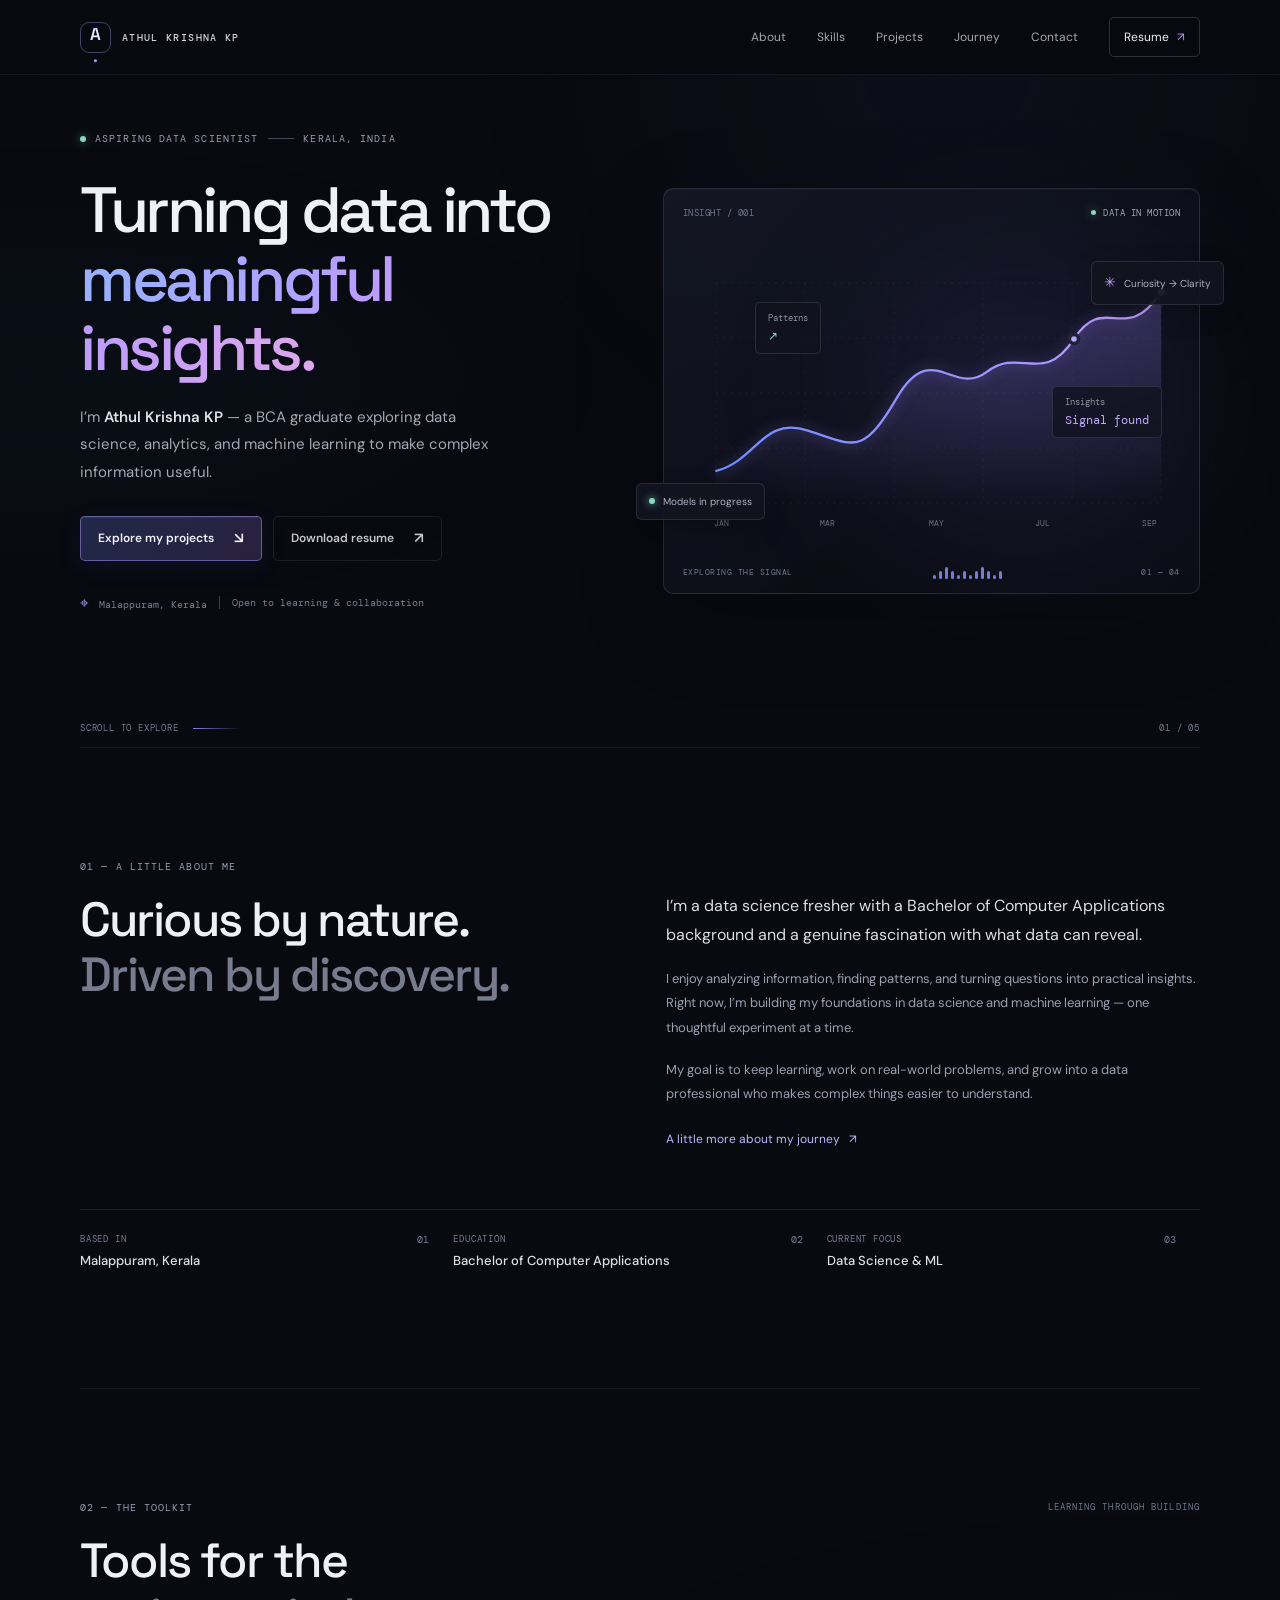
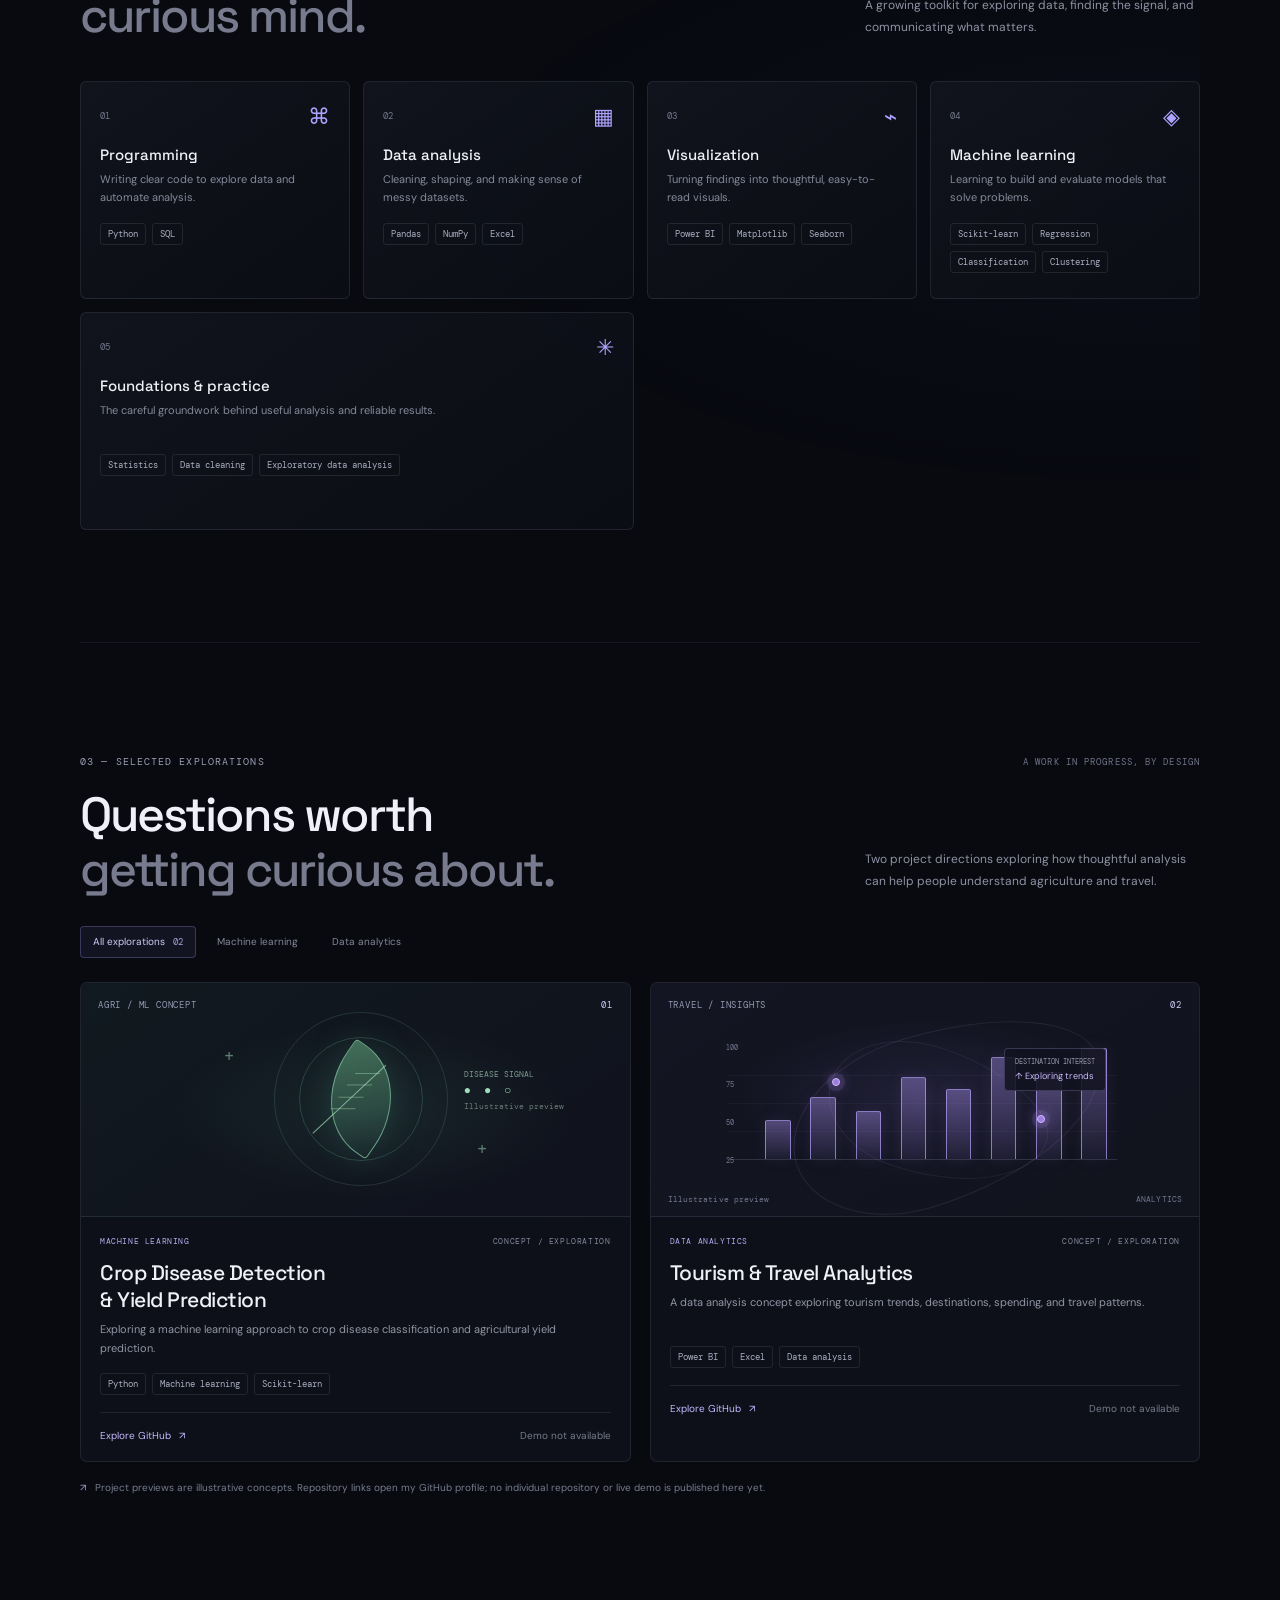
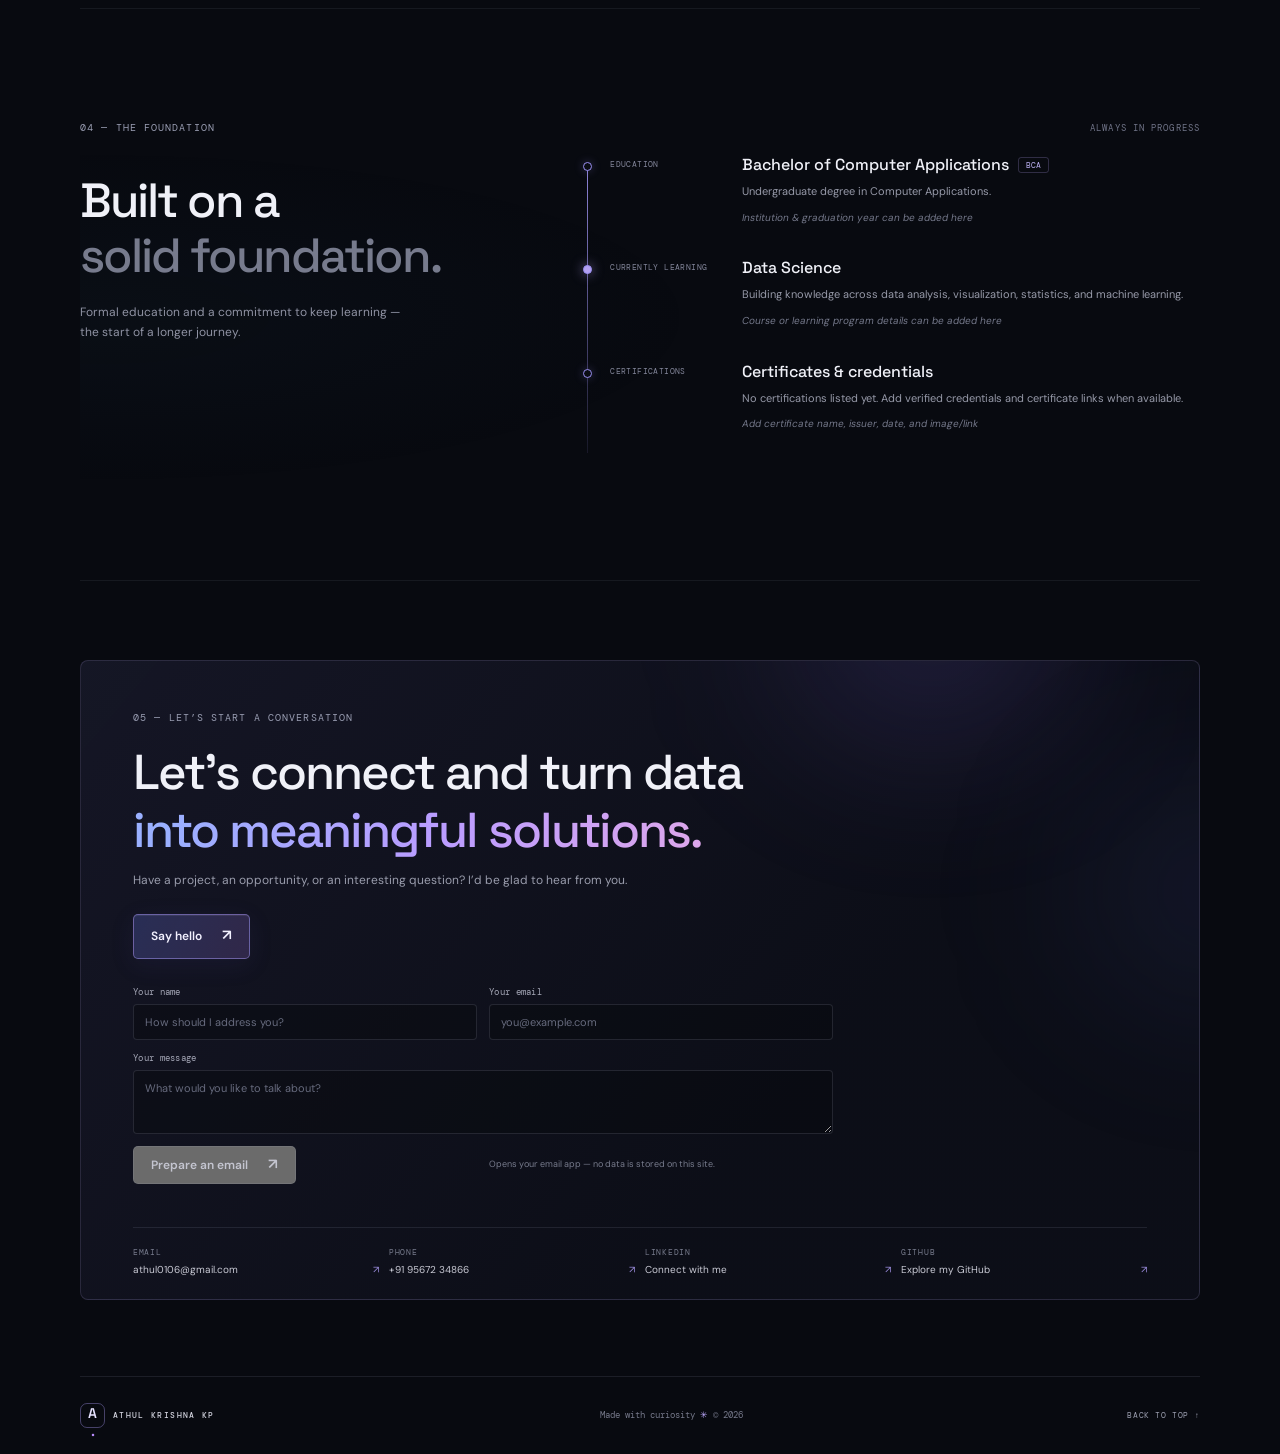
<file: index.html>
<!doctype html>
<html lang="en">
<head>
  <meta charset="utf-8">
  <meta name="viewport" content="width=device-width, initial-scale=1">
  <meta name="theme-color" content="#080a10">
  <meta name="description" content="Athul Krishna KP is an aspiring data scientist and BCA graduate exploring data analysis, machine learning, and meaningful solutions.">
  <meta property="og:title" content="Athul Krishna KP — Data Scientist">
  <meta property="og:description" content="Turning data into meaningful insights. Explore Athul Krishna KP's projects, skills, and background.">
  <meta property="og:type" content="website">
  <title>Athul Krishna KP — Data Scientist &amp; Analyst</title>
  <link rel="preconnect" href="https://fonts.googleapis.com">
  <link rel="preconnect" href="https://fonts.gstatic.com" crossorigin>
  <link href="https://fonts.googleapis.com/css2?family=DM+Mono:wght@400;500&family=DM+Sans:wght@400;500;600;700&family=Space+Grotesk:wght@400;500;600;700&display=swap" rel="stylesheet">
  <link rel="stylesheet" href="styles.css">
  <script src="script.js" defer></script>
</head>
<body>
  <a class="skip-link" href="#main">Skip to content</a>
  <header class="site-header" id="top">
    <nav class="nav shell" aria-label="Main navigation">
      <a class="brand" href="#top" aria-label="Athul Krishna KP home"><span class="brand-mark">A<span>.</span></span><span class="brand-name">ATHUL KRISHNA KP</span></a>
      <button class="menu-toggle" type="button" aria-expanded="false" aria-controls="nav-links" aria-label="Open navigation"><span></span><span></span></button>
      <div class="nav-links" id="nav-links">
        <a href="#about">About</a><a href="#skills">Skills</a><a href="#projects">Projects</a><a href="#journey">Journey</a><a href="#contact">Contact</a>
        <a class="nav-cta" href="resume.html?print=1" target="_blank" rel="noreferrer">Resume <span aria-hidden="true">↗</span></a>
      </div>
    </nav>
  </header>

  <main id="main">
    <section class="hero shell" aria-labelledby="hero-title">
      <div class="hero-copy">
        <p class="eyebrow"><span class="status-dot"></span> ASPIRING DATA SCIENTIST <span class="eyebrow-line"></span> KERALA, INDIA</p>
        <h1 id="hero-title">Turning data into<br><span class="gradient-text">meaningful insights.</span></h1>
        <p class="hero-intro">I’m <strong>Athul Krishna KP</strong> — a BCA graduate exploring data science, analytics, and machine learning to make complex information useful.</p>
        <div class="hero-actions">
          <a class="button button-primary" href="#projects">Explore my projects <span aria-hidden="true">↘</span></a>
          <a class="button button-quiet" href="resume.html?print=1" target="_blank" rel="noreferrer">Download resume <span aria-hidden="true">↗</span></a>
        </div>
        <div class="hero-meta"><span><span class="meta-icon">⌖</span> Malappuram, Kerala</span><span class="meta-divider"></span><span>Open to learning &amp; collaboration</span></div>
      </div>
      <div class="hero-visual" aria-label="Abstract data visualization showing connected insights">
        <div class="visual-glow"></div>
        <div class="visual-top"><span>INSIGHT / 001</span><span class="live-indicator"><i></i> DATA IN MOTION</span></div>
        <div class="chart-label chart-label-one">Patterns <b>↗</b></div>
        <div class="chart-label chart-label-two">Insights <b>Signal found</b></div>
        <svg class="hero-chart" viewBox="0 0 560 330" role="img" aria-label="Illustrative rising data trend">
          <defs><linearGradient id="area-fill" x1="0" x2="0" y1="0" y2="1"><stop offset="0" stop-color="#9b81ff" stop-opacity=".28"/><stop offset="1" stop-color="#9b81ff" stop-opacity="0"/></linearGradient><linearGradient id="line-fill" x1="0" x2="1"><stop stop-color="#6c8cff"/><stop offset="1" stop-color="#c59aff"/></linearGradient></defs>
          <g class="chart-grid"><path d="M45 45H530M45 105H530M45 165H530M45 225H530M45 285H530"/><path d="M45 45V285M142 45V285M239 45V285M336 45V285M433 45V285M530 45V285"/></g>
          <path class="chart-area" d="M45 250 C90 238 95 190 145 206 S204 235 242 170 S303 170 340 142 S401 158 435 106 S490 115 530 55 V285 H45Z"/>
          <path class="chart-line" d="M45 250 C90 238 95 190 145 206 S204 235 242 170 S303 170 340 142 S401 158 435 106 S490 115 530 55"/>
          <circle class="chart-point" cx="435" cy="106" r="5"/><circle class="chart-point point-last" cx="530" cy="55" r="6"/>
          <g class="chart-axis"><text x="43" y="310">JAN</text><text x="158" y="310">MAR</text><text x="277" y="310">MAY</text><text x="393" y="310">JUL</text><text x="509" y="310">SEP</text></g>
        </svg>
        <div class="visual-footer"><span>EXPLORING THE SIGNAL</span><div class="visual-bars" aria-hidden="true"><i></i><i></i><i></i><i></i><i></i><i></i><i></i><i></i><i></i><i></i><i></i><i></i></div><span>01 — 04</span></div>
        <div class="floating-chip chip-one"><span class="chip-spark">✳</span> Curiosity → Clarity</div>
        <div class="floating-chip chip-two"><span class="chip-dot"></span> Models in progress</div>
      </div>
      <div class="hero-bottom"><span>SCROLL TO EXPLORE</span><span class="scroll-line"></span><span>01 / 05</span></div>
    </section>

    <section class="about section shell" id="about">
      <div class="section-heading"><p class="eyebrow">01 — A LITTLE ABOUT ME</p><h2>Curious by nature.<br><span class="muted-heading">Driven by discovery.</span></h2></div>
      <div class="about-content">
        <p class="about-lead">I’m a data science fresher with a Bachelor of Computer Applications background and a genuine fascination with what data can reveal.</p>
        <p>I enjoy analyzing information, finding patterns, and turning questions into practical insights. Right now, I’m building my foundations in data science and machine learning — one thoughtful experiment at a time.</p>
        <p>My goal is to keep learning, work on real-world problems, and grow into a data professional who makes complex things easier to understand.</p>
        <a class="text-link" href="#contact">A little more about my journey <span>↗</span></a>
      </div>
      <div class="about-facts">
        <div><span class="fact-index">01</span><span class="fact-label">BASED IN</span><strong>Malappuram, Kerala</strong></div>
        <div><span class="fact-index">02</span><span class="fact-label">EDUCATION</span><strong>Bachelor of Computer Applications</strong></div>
        <div><span class="fact-index">03</span><span class="fact-label">CURRENT FOCUS</span><strong>Data Science &amp; ML</strong></div>
      </div>
    </section>

    <section class="skills section shell" id="skills">
      <div class="section-topline"><p class="eyebrow">02 — THE TOOLKIT</p><span class="section-note">LEARNING THROUGH BUILDING</span></div>
      <div class="section-heading skills-heading"><h2>Tools for the<br><span class="muted-heading">curious mind.</span></h2><p>A growing toolkit for exploring data, finding the signal, and communicating what matters.</p></div>
      <div class="skill-grid">
        <article class="skill-card"><div class="skill-card-top"><span class="skill-number">01</span><span class="skill-icon">⌘</span></div><h3>Programming</h3><p>Writing clear code to explore data and automate analysis.</p><div class="tag-list"><span>Python</span><span>SQL</span></div><div class="skill-card-line"></div></article>
        <article class="skill-card"><div class="skill-card-top"><span class="skill-number">02</span><span class="skill-icon">▦</span></div><h3>Data analysis</h3><p>Cleaning, shaping, and making sense of messy datasets.</p><div class="tag-list"><span>Pandas</span><span>NumPy</span><span>Excel</span></div><div class="skill-card-line"></div></article>
        <article class="skill-card"><div class="skill-card-top"><span class="skill-number">03</span><span class="skill-icon">⌁</span></div><h3>Visualization</h3><p>Turning findings into thoughtful, easy-to-read visuals.</p><div class="tag-list"><span>Power BI</span><span>Matplotlib</span><span>Seaborn</span></div><div class="skill-card-line"></div></article>
        <article class="skill-card"><div class="skill-card-top"><span class="skill-number">04</span><span class="skill-icon">◈</span></div><h3>Machine learning</h3><p>Learning to build and evaluate models that solve problems.</p><div class="tag-list"><span>Scikit-learn</span><span>Regression</span><span>Classification</span><span>Clustering</span></div><div class="skill-card-line"></div></article>
        <article class="skill-card skill-card-wide"><div class="skill-card-top"><span class="skill-number">05</span><span class="skill-icon">✳</span></div><h3>Foundations &amp; practice</h3><p>The careful groundwork behind useful analysis and reliable results.</p><div class="tag-list"><span>Statistics</span><span>Data cleaning</span><span>Exploratory data analysis</span></div><div class="skill-card-line"></div></article>
      </div>
    </section>

    <section class="projects section shell" id="projects">
      <div class="section-topline"><p class="eyebrow">03 — SELECTED EXPLORATIONS</p><span class="section-note">A WORK IN PROGRESS, BY DESIGN</span></div>
      <div class="section-heading projects-heading"><h2>Questions worth<br><span class="muted-heading">getting curious about.</span></h2><p>Two project directions exploring how thoughtful analysis can help people understand agriculture and travel.</p></div>
      <div class="project-controls" role="group" aria-label="Filter projects">
        <button class="filter-button is-active" data-filter="all" type="button" aria-pressed="true">All explorations <span>02</span></button>
        <button class="filter-button" data-filter="machine-learning" type="button" aria-pressed="false">Machine learning</button>
        <button class="filter-button" data-filter="analytics" type="button" aria-pressed="false">Data analytics</button>
      </div>
      <div class="project-grid">
        <article class="project-card" data-category="machine-learning">
          <div class="project-visual crop-visual">
            <div class="project-visual-top"><span>AGRI / ML CONCEPT</span><span class="visual-index">01</span></div>
            <div class="crop-orbit orbit-a"></div><div class="crop-orbit orbit-b"></div>
            <div class="crop-leaf"><i></i><i></i><i></i><i></i><b></b></div>
            <div class="crop-readout"><span>DISEASE SIGNAL</span><strong>● ● ○</strong><small>Illustrative preview</small></div>
            <span class="visual-cross cross-a">+</span><span class="visual-cross cross-b">+</span>
          </div>
          <div class="project-info"><div class="project-meta"><span>MACHINE LEARNING</span><span>CONCEPT / EXPLORATION</span></div><h3>Crop Disease Detection<br>&amp; Yield Prediction</h3><p>Exploring a machine learning approach to crop disease classification and agricultural yield prediction.</p><div class="project-tags"><span>Python</span><span>Machine learning</span><span>Scikit-learn</span></div><div class="project-links"><a href="https://github.com/athul-kmk?tab=repositories" target="_blank" rel="noreferrer">Explore GitHub <span>↗</span></a><span class="demo-unavailable" aria-label="Live demo not available">Demo not available</span></div></div>
        </article>
        <article class="project-card" data-category="analytics">
          <div class="project-visual travel-visual">
            <div class="project-visual-top"><span>TRAVEL / INSIGHTS</span><span class="visual-index">02</span></div>
            <div class="map-contour contour-a"></div><div class="map-contour contour-b"></div>
            <div class="travel-graph"><div class="travel-y"><span>100</span><span>75</span><span>50</span><span>25</span></div><div class="travel-bars"><i style="--bar:35%"></i><i style="--bar:56%"></i><i style="--bar:43%"></i><i style="--bar:74%"></i><i style="--bar:63%"></i><i style="--bar:92%"></i><i style="--bar:78%"></i><i style="--bar:100%"></i></div></div>
            <div class="travel-tooltip"><span>DESTINATION INTEREST</span><b>↑ Exploring trends</b></div><span class="map-pin pin-a"></span><span class="map-pin pin-b"></span>
            <div class="project-visual-top visual-bottom"><span>Illustrative preview</span><span>ANALYTICS</span></div>
          </div>
          <div class="project-info"><div class="project-meta"><span>DATA ANALYTICS</span><span>CONCEPT / EXPLORATION</span></div><h3>Tourism &amp; Travel Analytics</h3><p>A data analysis concept exploring tourism trends, destinations, spending, and travel patterns.</p><div class="project-tags"><span>Power BI</span><span>Excel</span><span>Data analysis</span></div><div class="project-links"><a href="https://github.com/athul-kmk?tab=repositories" target="_blank" rel="noreferrer">Explore GitHub <span>↗</span></a><span class="demo-unavailable" aria-label="Live demo not available">Demo not available</span></div></div>
        </article>
      </div>
      <p class="projects-note"><span>↗</span> Project previews are illustrative concepts. Repository links open my GitHub profile; no individual repository or live demo is published here yet.</p>
    </section>

    <section class="journey section shell" id="journey">
      <div class="section-topline"><p class="eyebrow">04 — THE FOUNDATION</p><span class="section-note">ALWAYS IN PROGRESS</span></div>
      <div class="journey-layout"><div class="section-heading"><h2>Built on a<br><span class="muted-heading">solid foundation.</span></h2><p>Formal education and a commitment to keep learning — the start of a longer journey.</p></div>
        <div class="timeline">
          <article class="timeline-item"><span class="timeline-marker"></span><div class="timeline-date">EDUCATION</div><div class="timeline-content"><h3>Bachelor of Computer Applications <span class="timeline-current">BCA</span></h3><p>Undergraduate degree in Computer Applications.</p><span class="timeline-placeholder">Institution &amp; graduation year can be added here</span></div></article>
          <article class="timeline-item"><span class="timeline-marker marker-active"></span><div class="timeline-date">CURRENTLY LEARNING</div><div class="timeline-content"><h3>Data Science</h3><p>Building knowledge across data analysis, visualization, statistics, and machine learning.</p><span class="timeline-placeholder">Course or learning program details can be added here</span></div></article>
          <article class="timeline-item"><span class="timeline-marker"></span><div class="timeline-date">CERTIFICATIONS</div><div class="timeline-content"><h3>Certificates &amp; credentials</h3><p>No certifications listed yet. Add verified credentials and certificate links when available.</p><span class="timeline-placeholder">Add certificate name, issuer, date, and image/link</span></div></article>
        </div>
      </div>
    </section>

    <section class="contact section shell" id="contact">
      <div class="contact-card">
        <div class="contact-orb orb-one"></div><div class="contact-orb orb-two"></div>
        <p class="eyebrow">05 — LET’S START A CONVERSATION</p>
        <h2>Let’s connect and turn data<br><span class="gradient-text">into meaningful solutions.</span></h2>
        <p class="contact-intro">Have a project, an opportunity, or an interesting question? I’d be glad to hear from you.</p>
        <a class="button button-primary contact-button" href="mailto:athul0106@gmail.com">Say hello <span>↗</span></a>
        <form class="contact-form" id="contact-form">
          <label>Your name<input name="name" autocomplete="name" required placeholder="How should I address you?"></label>
          <label>Your email<input name="email" type="email" autocomplete="email" required placeholder="you@example.com"></label>
          <label class="message-field">Your message<textarea name="message" rows="3" required placeholder="What would you like to talk about?"></textarea></label>
          <button class="button button-quiet" type="submit">Prepare an email <span>↗</span></button>
          <p class="form-note">Opens your email app — no data is stored on this site.</p>
        </form>
        <div class="contact-links">
          <a href="mailto:athul0106@gmail.com"><span class="contact-link-label">EMAIL</span><span>athul0106@gmail.com</span><span class="link-arrow">↗</span></a>
          <a href="tel:+919567234866"><span class="contact-link-label">PHONE</span><span>+91 95672 34866</span><span class="link-arrow">↗</span></a>
          <a href="https://www.linkedin.com/in/athulkrishnakp?utm_source=share_via&utm_content=profile&utm_medium=member_ios" target="_blank" rel="noreferrer"><span class="contact-link-label">LINKEDIN</span><span>Connect with me</span><span class="link-arrow">↗</span></a>
          <a href="https://github.com/athul-kmk" target="_blank" rel="noreferrer"><span class="contact-link-label">GITHUB</span><span>Explore my GitHub</span><span class="link-arrow">↗</span></a>
        </div>
      </div>
    </section>
  </main>
  <footer class="footer shell"><a class="brand footer-brand" href="#top" aria-label="Athul Krishna KP home"><span class="brand-mark">A<span>.</span></span><span class="brand-name">ATHUL KRISHNA KP</span></a><span>Made with curiosity <span class="footer-star">✳</span> © <span id="year">2026</span></span><a href="#top" class="back-top">BACK TO TOP ↑</a></footer>
  <button class="back-to-top" type="button" aria-label="Back to top">↑</button>
</body>
</html>
</file>
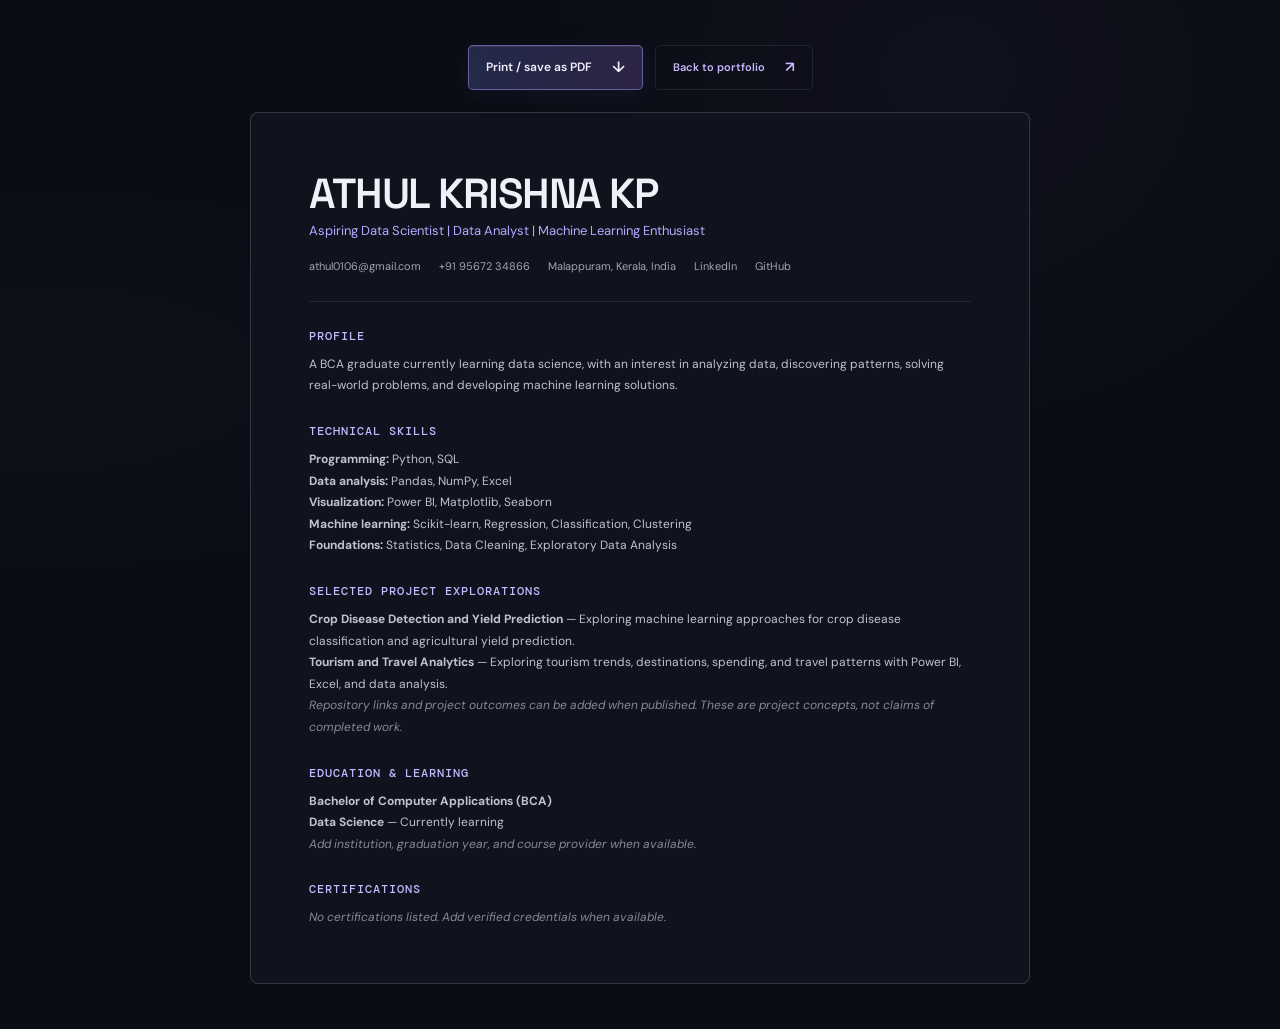
<file: resume.html>
<!doctype html>
<html lang="en">
<head>
  <meta charset="utf-8">
  <meta name="viewport" content="width=device-width, initial-scale=1">
  <meta name="theme-color" content="#080a10">
  <meta name="description" content="Resume of Athul Krishna KP, aspiring data scientist and BCA graduate.">
  <title>Athul Krishna KP — Resume</title>
  <link rel="preconnect" href="https://fonts.googleapis.com">
  <link rel="preconnect" href="https://fonts.gstatic.com" crossorigin>
  <link href="https://fonts.googleapis.com/css2?family=DM+Mono:wght@400;500&family=DM+Sans:wght@400;500;600;700&family=Space+Grotesk:wght@400;500;600;700&display=swap" rel="stylesheet">
  <link rel="stylesheet" href="styles.css">
  <script>
    window.addEventListener("load", () => {
      if (new URLSearchParams(window.location.search).has("print")) window.print();
    });
  </script>
</head>
<body class="resume-page">
  <div class="resume-actions">
    <button class="button button-primary" type="button" onclick="window.print()">Print / save as PDF <span>↓</span></button>
    <a class="button button-quiet resume-back" href="index.html">Back to portfolio <span>↗</span></a>
  </div>
  <main class="resume-sheet">
    <h1>ATHUL KRISHNA KP</h1>
    <div class="resume-role">Aspiring Data Scientist | Data Analyst | Machine Learning Enthusiast</div>
    <div class="resume-contact">
      <a href="mailto:athul0106@gmail.com">athul0106@gmail.com</a>
      <a href="tel:+919567234866">+91 95672 34866</a>
      <span>Malappuram, Kerala, India</span>
      <a href="https://www.linkedin.com/in/athulkrishnakp?utm_source=share_via&utm_content=profile&utm_medium=member_ios">LinkedIn</a>
      <a href="https://github.com/athul-kmk">GitHub</a>
    </div>
    <hr>
    <section class="resume-section">
      <h2>Profile</h2>
      <p>A BCA graduate currently learning data science, with an interest in analyzing data, discovering patterns, solving real-world problems, and developing machine learning solutions.</p>
    </section>
    <section class="resume-section">
      <h2>Technical skills</h2>
      <p><strong>Programming:</strong> Python, SQL</p>
      <p><strong>Data analysis:</strong> Pandas, NumPy, Excel</p>
      <p><strong>Visualization:</strong> Power BI, Matplotlib, Seaborn</p>
      <p><strong>Machine learning:</strong> Scikit-learn, Regression, Classification, Clustering</p>
      <p><strong>Foundations:</strong> Statistics, Data Cleaning, Exploratory Data Analysis</p>
    </section>
    <section class="resume-section">
      <h2>Selected project explorations</h2>
      <p><strong>Crop Disease Detection and Yield Prediction</strong> — Exploring machine learning approaches for crop disease classification and agricultural yield prediction.</p>
      <p><strong>Tourism and Travel Analytics</strong> — Exploring tourism trends, destinations, spending, and travel patterns with Power BI, Excel, and data analysis.</p>
      <p class="resume-placeholder">Repository links and project outcomes can be added when published. These are project concepts, not claims of completed work.</p>
    </section>
    <section class="resume-section">
      <h2>Education &amp; learning</h2>
      <p><strong>Bachelor of Computer Applications (BCA)</strong></p>
      <p><strong>Data Science</strong> — Currently learning</p>
      <p class="resume-placeholder">Add institution, graduation year, and course provider when available.</p>
    </section>
    <section class="resume-section">
      <h2>Certifications</h2>
      <p class="resume-placeholder">No certifications listed. Add verified credentials when available.</p>
    </section>
  </main>
</body>
</html>
</file>
<file: styles.css>
:root {
  color-scheme: dark;
  --bg: #080a10;
  --surface: #0e111a;
  --surface-raised: #121622;
  --line: rgba(192, 199, 222, .11);
  --line-strong: rgba(192, 199, 222, .2);
  --text: #f0f1f8;
  --muted: #9a9daf;
  --quiet: #676b7d;
  --blue: #8299ff;
  --violet: #ba8dff;
  --mint: #85d9bd;
  --display: "Space Grotesk", sans-serif;
  --body: "DM Sans", sans-serif;
  --mono: "DM Mono", monospace;
}

* { box-sizing: border-box; }
html { scroll-behavior: smooth; scroll-padding-top: 85px; }
body { margin: 0; background: var(--bg); color: var(--text); font-family: var(--body); font-size: 15px; line-height: 1.7; -webkit-font-smoothing: antialiased; }
body::before { position: fixed; z-index: -1; inset: 0; background: radial-gradient(ellipse at 74% 8%, rgba(52, 48, 101, .12), transparent 35%), radial-gradient(ellipse at 4% 42%, rgba(32, 63, 94, .08), transparent 32%); content: ""; pointer-events: none; }
a { color: inherit; text-decoration: none; }
button { font: inherit; }
::selection { color: white; background: rgba(132, 117, 230, .45); }
.shell { width: min(1120px, calc(100% - 64px)); margin-inline: auto; }
.skip-link { position: fixed; z-index: 20; top: 10px; left: 10px; padding: 10px 15px; transform: translateY(-150%); border-radius: 6px; background: white; color: #080a10; }
.skip-link:focus { transform: translateY(0); }
.site-header { position: sticky; z-index: 10; top: 0; border-bottom: 1px solid rgba(192, 199, 222, .07); background: rgba(8, 10, 16, .86); backdrop-filter: blur(18px); }
.nav { display: flex; height: 74px; align-items: center; justify-content: space-between; }
.brand { display: inline-flex; align-items: center; gap: 11px; }
.brand-mark { display: grid; width: 31px; height: 31px; place-items: center; border: 1px solid rgba(176, 160, 255, .37); border-radius: 9px; color: #e8e4ff; font: 600 17px var(--display); }
.brand-mark span { color: var(--violet); }
.brand-name { color: #d3d4df; font: 500 10px var(--mono); letter-spacing: 1.35px; }
.nav-links { display: flex; align-items: center; gap: 31px; color: #a4a6b5; font-size: 12px; }
.nav-links > a:not(.nav-cta) { transition: color .2s ease; }
.nav-links > a:not(.nav-cta):hover { color: white; }
.nav-cta { padding: 9px 14px; border: 1px solid var(--line-strong); border-radius: 5px; color: #ececf4; transition: background .2s, border-color .2s; }
.nav-cta:hover { border-color: rgba(174, 151, 255, .5); background: rgba(143, 125, 232, .1); }
.nav-cta span { padding-left: 5px; color: var(--violet); }
.menu-toggle { display: none; }

.hero { position: relative; display: grid; min-height: 672px; grid-template-columns: 1.02fr .98fr; align-items: center; column-gap: 24px; padding-top: 6px; padding-bottom: 52px; }
.hero-copy { position: relative; z-index: 2; padding-bottom: 31px; animation: rise-in .7s both; }
.eyebrow, .section-note { margin: 0; color: #999db2; font: 400 10px var(--mono); letter-spacing: 1.1px; }
.eyebrow { display: flex; align-items: center; gap: 9px; }
.status-dot, .live-indicator i { width: 6px; height: 6px; flex: 0 0 6px; border-radius: 50%; background: var(--mint); box-shadow: 0 0 10px rgba(133, 217, 189, .6); }
.eyebrow-line { width: 26px; height: 1px; margin-left: 1px; background: #454759; }
.hero h1 { margin: 31px 0 20px; font: 500 clamp(43px, 5vw, 65px)/1.08 var(--display); letter-spacing: -3.4px; }
.gradient-text { background: linear-gradient(98deg, #9ab0ff 6%, #bb9cff 55%, #dda7eb); -webkit-background-clip: text; background-clip: text; color: transparent; }
.hero-intro { max-width: 425px; margin: 0; color: #a5a7b5; font-size: 15px; line-height: 1.85; }
.hero-intro strong { color: #e0e1e9; font-weight: 600; }
.hero-actions { display: flex; flex-wrap: wrap; align-items: center; gap: 11px; margin-top: 29px; }
.button { display: inline-flex; min-height: 45px; align-items: center; justify-content: center; gap: 20px; padding: 0 17px; border: 1px solid transparent; border-radius: 5px; font-size: 12px; font-weight: 600; transition: transform .2s ease, background .2s ease, border-color .2s ease, box-shadow .2s ease; }
.button:hover { transform: translateY(-2px); }
.button span { font-size: 15px; }
.button-primary { border-color: rgba(174, 157, 255, .48); background: linear-gradient(115deg, rgba(102, 119, 225, .27), rgba(160, 116, 219, .22)); box-shadow: inset 0 1px 0 rgba(255,255,255,.07), 0 6px 24px rgba(77, 62, 145, .12); color: #f3f1ff; }
.button-primary:hover { background: linear-gradient(115deg, rgba(102, 119, 225, .4), rgba(160, 116, 219, .36)); box-shadow: 0 9px 28px rgba(77, 62, 145, .23); }
.button-quiet { border-color: var(--line); color: #c4c5d0; }
.button-quiet:hover { border-color: var(--line-strong); background: rgba(255,255,255,.035); }
.hero-meta { display: flex; align-items: center; gap: 12px; margin-top: 32px; color: #797d8f; font: 10px var(--mono); }
.meta-icon { margin-right: 5px; color: #a19bf0; font-size: 15px; }
.meta-divider { height: 13px; border-left: 1px solid #3b3d4a; }
.hero-visual { position: relative; min-height: 406px; margin: 30px 0 25px; padding: 18px 19px 15px; overflow: visible; border: 1px solid rgba(169, 174, 204, .16); border-radius: 10px; background: linear-gradient(145deg, rgba(22, 24, 39, .87), rgba(12, 14, 23, .95) 65%); box-shadow: 0 26px 90px rgba(0,0,0,.2), inset 0 1px 0 rgba(255,255,255,.035); animation: rise-in .75s .1s both; }
.visual-glow { position: absolute; z-index: -1; top: 20%; right: 5%; width: 300px; height: 250px; border-radius: 50%; background: rgba(108, 93, 197, .15); filter: blur(80px); }
.visual-top, .visual-footer { display: flex; align-items: center; justify-content: space-between; color: #70768d; font: 9px var(--mono); letter-spacing: .5px; }
.live-indicator { display: flex; align-items: center; gap: 7px; color: #a3a6b9; }
.live-indicator i { width: 5px; height: 5px; flex-basis: 5px; }
.hero-chart { position: absolute; top: 52px; left: 2%; width: 96%; height: calc(100% - 100px); overflow: visible; }
.chart-grid path { fill: none; stroke: rgba(159, 164, 193, .11); stroke-width: 1; stroke-dasharray: 2 6; }
.chart-area { fill: url(#area-fill); }
.chart-line { fill: none; stroke: url(#line-fill); stroke-width: 2.5; stroke-linecap: round; filter: drop-shadow(0 0 7px rgba(150, 132, 255, .55)); stroke-dasharray: 800; stroke-dashoffset: 800; animation: draw-line 2.1s .35s ease forwards; }
.chart-point { fill: #b7a4ff; stroke: #222137; stroke-width: 4; }
.point-last { animation: point-pulse 2.2s ease-in-out infinite; }
.chart-axis { fill: #6e7285; font: 9px var(--mono); }
.chart-label { position: absolute; z-index: 2; display: grid; gap: 4px; padding: 9px 12px; border: 1px solid rgba(174, 177, 201, .16); border-radius: 5px; background: rgba(18, 19, 31, .82); color: #8e91a4; font: 9px var(--mono); }
.chart-label b { color: #d5d3e6; font-size: 12px; font-weight: 400; }
.chart-label-one { top: 28%; left: 17%; }
.chart-label-one b { color: var(--mint); }
.chart-label-two { top: 49%; right: 7%; }
.chart-label-two b { color: #c2aaff; }
.visual-footer { position: absolute; right: 19px; bottom: 14px; left: 19px; font-size: 8px; }
.visual-bars { display: flex; height: 13px; align-items: end; gap: 3px; }
.visual-bars i { width: 3px; height: 30%; border-radius: 2px; background: #9298ff; opacity: .8; animation: equalize 1.2s ease-in-out infinite alternate; }
.visual-bars i:nth-child(3n) { height: 85%; animation-delay: .4s; }.visual-bars i:nth-child(2n) { height: 55%; animation-delay: .2s; }
.floating-chip { position: absolute; z-index: 3; display: flex; align-items: center; gap: 8px; padding: 9px 12px; border: 1px solid rgba(177, 181, 204, .15); border-radius: 6px; background: rgba(18, 20, 31, .93); box-shadow: 0 8px 26px rgba(0,0,0,.2); color: #afb0c1; font-size: 10px; }
.chip-one { top: 18%; right: -25px; }.chip-spark { color: #c0a3ff; font-size: 14px; }.chip-two { bottom: 18%; left: -28px; }.chip-dot { width: 6px; height: 6px; border-radius: 50%; background: var(--mint); box-shadow: 0 0 9px var(--mint); }
.hero-bottom { position: absolute; right: 0; bottom: 13px; left: 0; display: flex; align-items: center; gap: 14px; color: #76798b; font: 9px var(--mono); letter-spacing: .8px; }
.scroll-line { width: 48px; height: 1px; background: linear-gradient(90deg, #8680dd, transparent); }
.hero-bottom > span:last-child { margin-left: auto; }

.section { padding-top: 112px; padding-bottom: 112px; border-top: 1px solid rgba(192, 199, 222, .08); }
.section-heading h2 { margin: 19px 0 0; font: 500 clamp(36px, 4vw, 48px)/1.15 var(--display); letter-spacing: -2px; }
.muted-heading { color: #777b8d; }
.about { display: grid; grid-template-columns: 1fr 1.08fr; column-gap: 92px; }
.about .section-heading { align-self: start; }
.about-content { padding-top: 32px; color: #9b9eae; font-size: 13px; line-height: 1.9; }
.about-content p { margin: 0 0 17px; }
.about-content .about-lead { color: #dbdce5; font-size: 16px; line-height: 1.8; }
.text-link { display: inline-flex; align-items: center; gap: 9px; margin-top: 4px; color: #c0b3ff; font-size: 12px; }
.text-link span { transition: transform .2s; }.text-link:hover span { transform: translate(3px,-3px); }
.about-facts { display: grid; grid-column: 1/-1; grid-template-columns: repeat(3, 1fr); margin-top: 57px; padding-top: 21px; border-top: 1px solid var(--line); }
.about-facts > div { position: relative; display: grid; gap: 5px; padding: 2px 22px 4px 0; }
.fact-index { position: absolute; top: 2px; right: 24px; color: #777b90; font: 10px var(--mono); }
.fact-label { color: #777b90; font: 9px var(--mono); letter-spacing: .8px; }
.about-facts strong { color: #dedfe8; font-size: 13px; font-weight: 500; }

.skills { background: radial-gradient(ellipse at 95% 48%, rgba(49, 45, 98, .09), transparent 46%); }
.section-topline { display: flex; align-items: center; justify-content: space-between; }
.section-note { color: #707488; font-size: 9px; }
.skills-heading, .projects-heading { display: flex; align-items: end; justify-content: space-between; gap: 28px; margin-bottom: 38px; }
.skills-heading > p, .projects-heading > p { max-width: 335px; margin: 0 0 5px; color: #8f92a3; font-size: 12px; line-height: 1.8; }
.skill-grid { display: grid; grid-template-columns: repeat(4, 1fr); gap: 13px; }
.skill-card { position: relative; min-height: 218px; padding: 20px 19px 23px; overflow: hidden; border: 1px solid var(--line); border-radius: 6px; background: linear-gradient(145deg, rgba(18, 21, 31, .86), rgba(12, 14, 21, .87)); transition: transform .25s, border-color .25s, background .25s; }
.skill-card:hover { transform: translateY(-4px); border-color: rgba(166, 151, 243, .35); background: linear-gradient(145deg, rgba(26, 28, 44, .96), rgba(13, 15, 23, .96)); }
.skill-card-top { display: flex; align-items: center; justify-content: space-between; }
.skill-number { color: #73778a; font: 9px var(--mono); }
.skill-icon { color: #aea4ff; font: 22px var(--display); }
.skill-card h3 { margin: 15px 0 6px; font: 500 15px var(--display); }
.skill-card p { min-height: 38px; margin: 0; color: #85899a; font-size: 11px; line-height: 1.65; }
.tag-list, .project-tags { display: flex; flex-wrap: wrap; gap: 6px; margin-top: 15px; }
.tag-list span, .project-tags span { padding: 4px 7px; border: 1px solid rgba(170, 175, 202, .13); border-radius: 3px; color: #aaadbf; font: 9px var(--mono); }
.skill-card-line { position: absolute; right: 0; bottom: 0; left: 0; height: 1px; transform: scaleX(0); transform-origin: left; background: linear-gradient(90deg, #8198ff, #c08cff, transparent); transition: transform .5s; }
.skill-card:hover .skill-card-line { transform: scaleX(1); }
.skill-card-wide { grid-column: span 2; }

.projects-heading { margin-bottom: 28px; }
.project-controls { display: flex; flex-wrap: wrap; gap: 8px; margin-bottom: 24px; }
.filter-button { display: inline-flex; align-items: center; gap: 8px; min-height: 32px; padding: 0 12px; border: 1px solid transparent; border-radius: 4px; background: transparent; color: #848798; cursor: pointer; font-size: 10px; transition: color .2s, border-color .2s, background .2s; }
.filter-button:hover, .filter-button.is-active { border-color: rgba(165, 151, 239, .27); background: rgba(138, 119, 223, .09); color: #d2cbf4; }
.filter-button span { color: #a8a0d4; font: 9px var(--mono); }
.project-grid { display: grid; grid-template-columns: repeat(2, 1fr); gap: 19px; }
.project-card { overflow: hidden; border: 1px solid var(--line); border-radius: 7px; background: #0d1018; transition: transform .25s, border-color .25s; }
.project-card:hover { transform: translateY(-3px); border-color: rgba(165, 151, 239, .3); }
.project-card[hidden] { display: none; }
.project-visual { position: relative; height: 234px; overflow: hidden; border-bottom: 1px solid var(--line); background: #121625; }
.project-visual-top { position: absolute; z-index: 2; top: 16px; right: 17px; left: 17px; display: flex; justify-content: space-between; color: #9499b1; font: 9px var(--mono); letter-spacing: .8px; }
.visual-index { color: #d2cbf7; }.crop-visual { background: radial-gradient(ellipse at 53% 55%, rgba(54, 100, 91, .21), transparent 48%), linear-gradient(145deg, #111a20, #10131d 75%); }
.crop-orbit { position: absolute; top: 50%; left: 51%; width: 174px; height: 174px; transform: translate(-50%,-50%); border: 1px solid rgba(130, 203, 174, .16); border-radius: 50%; }
.orbit-b { width: 124px; height: 124px; border-color: rgba(130, 203, 174, .21); }
.crop-leaf { position: absolute; top: 50%; left: 51%; width: 77px; height: 94px; transform: translate(-50%,-50%) rotate(35deg); border: 1px solid rgba(143, 213, 172, .65); border-radius: 4px 84% 4px 84%; background: linear-gradient(135deg, rgba(123, 208, 155, .47), rgba(50, 112, 93, .12)); box-shadow: 0 0 36px rgba(103, 202, 158, .17); }
.crop-leaf b { position: absolute; top: 4px; left: 38px; width: 1px; height: 100px; transform: rotate(12deg); transform-origin: top; background: rgba(174, 231, 193, .67); }
.crop-leaf i { position: absolute; left: 18px; width: 25px; height: 1px; transform: rotate(-35deg); transform-origin: left; background: rgba(174, 231, 193, .4); }
.crop-leaf i:nth-child(1) { top: 28px; }.crop-leaf i:nth-child(2) { top: 42px; }.crop-leaf i:nth-child(3) { top: 57px; }.crop-leaf i:nth-child(4) { top: 71px; }
.crop-readout { position: absolute; top: 37%; right: 12%; display: grid; gap: 3px; color: #7d988f; font: 8px var(--mono); }
.crop-readout strong { color: #a0dbbb; font-size: 12px; letter-spacing: 3px; }.crop-readout small { color: #687a75; font-size: 8px; }
.visual-cross { position: absolute; color: rgba(162, 216, 189, .53); font: 17px var(--mono); }.cross-a { top: 27%; left: 26%; }.cross-b { right: 26%; bottom: 24%; }
.travel-visual { background: radial-gradient(ellipse at 51% 50%, rgba(97, 81, 156, .2), transparent 49%), linear-gradient(145deg, #131522, #11131d); }
.map-contour { position: absolute; top: 20%; left: 25%; width: 320px; height: 170px; transform: rotate(-17deg); border: 1px solid rgba(148, 143, 197, .14); border-radius: 43% 57% 63% 37% / 52% 43% 57% 48%; }
.contour-b { top: 29%; left: 32%; width: 224px; height: 128px; transform: rotate(19deg); border-color: rgba(148, 143, 197, .11); }
.travel-graph { position: absolute; right: 15%; bottom: 24%; left: 14%; display: flex; height: 112px; gap: 12px; padding-left: 28px; border-bottom: 1px solid rgba(165, 169, 201, .2); background: repeating-linear-gradient(to top, transparent 0, transparent 27px, rgba(159, 163, 194, .1) 28px); }
.travel-y { position: absolute; top: -5px; bottom: -6px; left: -1px; display: flex; flex-direction: column; justify-content: space-between; color: #74778f; font: 7px var(--mono); }
.travel-bars { display: flex; width: 100%; align-items: end; justify-content: space-around; }
.travel-bars i { position: relative; width: 7%; height: var(--bar); border: 1px solid rgba(181, 162, 249, .7); border-bottom: 0; border-radius: 2px 2px 0 0; background: linear-gradient(0deg, rgba(122, 102, 193, .1), rgba(163, 140, 230, .43)); box-shadow: 0 0 16px rgba(146, 117, 214, .1); }
.travel-tooltip { position: absolute; z-index: 2; top: 28%; right: 17%; display: grid; gap: 4px; padding: 8px 10px; border: 1px solid rgba(183, 166, 240, .24); border-radius: 4px; background: rgba(18, 19, 31, .88); }
.travel-tooltip span { color: #9294a8; font: 7px var(--mono); }.travel-tooltip b { color: #cabaff; font: 9px var(--body); }
.map-pin { position: absolute; width: 8px; height: 8px; border: 1px solid #d2b9ff; border-radius: 50%; background: #9d7ddd; box-shadow: 0 0 0 5px rgba(157, 125, 221, .15), 0 0 14px #9d7ddd; }.pin-a { top: 41%; left: 33%; }.pin-b { top: 57%; right: 28%; }
.visual-bottom { top: auto; bottom: 12px; color: #70768d; font-size: 8px; letter-spacing: .1px; }
.project-info { padding: 19px 19px 17px; }
.project-meta { display: flex; flex-wrap: wrap; justify-content: space-between; gap: 6px; color: #82869b; font: 8px var(--mono); letter-spacing: .6px; }
.project-meta span:first-child { color: #b7a9ef; }
.project-info h3 { margin: 13px 0 7px; font: 500 21px/1.3 var(--display); letter-spacing: -.5px; }
.project-info > p { min-height: 40px; margin: 0; color: #9295a5; font-size: 11px; line-height: 1.75; }
.project-tags { margin-top: 13px; }
.project-links { display: flex; align-items: center; justify-content: space-between; margin-top: 17px; padding-top: 14px; border-top: 1px solid var(--line); font-size: 10px; }
.project-links > a { color: #c5b8ff; }.project-links > a span { padding-left: 5px; }.project-links > a:hover { color: white; }
.demo-unavailable { color: #777b8b; }
.projects-note { display: flex; gap: 9px; margin: 17px 0 0; color: #777b8d; font-size: 10px; }.projects-note > span { color: #a49ada; }

.journey { background: radial-gradient(ellipse at 2% 54%, rgba(32, 60, 84, .09), transparent 38%); }
.journey-layout { display: grid; grid-template-columns: .8fr 1.2fr; gap: 92px; margin-top: 20px; }
.journey-layout > .section-heading > p { max-width: 320px; margin-top: 18px; color: #8f92a3; font-size: 12px; }
.timeline { position: relative; padding-top: 4px; }
.timeline::before { position: absolute; top: 12px; bottom: 15px; left: 4px; width: 1px; background: linear-gradient(#8e84d9, rgba(142, 132, 217, .12)); content: ""; }
.timeline-item { position: relative; display: grid; grid-template-columns: 114px 1fr; gap: 18px; padding: 0 0 32px 27px; }
.timeline-marker { position: absolute; top: 4px; left: 0; width: 9px; height: 9px; border: 1px solid #9a8ff2; border-radius: 50%; background: #0b0d14; box-shadow: 0 0 10px rgba(154, 143, 242, .3); }
.marker-active { background: #b4a1f2; box-shadow: 0 0 12px rgba(180, 161, 242, .65); }
.timeline-date { padding-top: 1px; color: #83869a; font: 8px var(--mono); letter-spacing: .4px; }
.timeline-content h3 { display: flex; flex-wrap: wrap; align-items: center; gap: 9px; margin: -4px 0 7px; font: 500 16px var(--display); }
.timeline-current { padding: 2px 7px; border: 1px solid rgba(174, 158, 238, .24); border-radius: 3px; color: #baaff0; font: 8px var(--mono); }
.timeline-content p { margin: 0; color: #9699a8; font-size: 11px; }
.timeline-placeholder { display: inline-block; margin-top: 8px; color: #74788a; font-size: 10px; font-style: italic; }

.contact { padding-top: 79px; padding-bottom: 76px; }
.contact-card { position: relative; padding: 50px 52px 0; overflow: hidden; border: 1px solid rgba(169, 162, 219, .18); border-radius: 8px; background: linear-gradient(130deg, rgba(23, 24, 40, .9), rgba(13, 15, 24, .93) 65%); }
.contact-orb { position: absolute; width: 290px; height: 240px; border-radius: 50%; filter: blur(80px); pointer-events: none; }.orb-one { top: -155px; right: 11%; background: rgba(119, 98, 210, .17); }.orb-two { top: 110px; right: -170px; background: rgba(75, 96, 182, .11); }
.contact-card > .eyebrow, .contact-card > h2, .contact-intro, .contact-button { position: relative; z-index: 1; }
.contact-card h2 { margin: 20px 0 11px; font: 500 clamp(34px, 4vw, 49px)/1.18 var(--display); letter-spacing: -2px; }
.contact-intro { margin: 0; color: #999cac; font-size: 12px; }
.contact-button { margin-top: 23px; }
.contact-form { position: relative; z-index: 1; display: grid; grid-template-columns: repeat(2, minmax(0, 1fr)); gap: 12px; max-width: 700px; margin-top: 27px; }
.contact-form label { display: grid; gap: 6px; color: #a4a6b6; font: 9px var(--mono); letter-spacing: .3px; }
.contact-form input, .contact-form textarea { width: 100%; padding: 10px 11px; border: 1px solid rgba(192, 199, 222, .14); border-radius: 4px; outline: none; background: rgba(8, 10, 16, .43); color: var(--text); font: 11px var(--body); resize: vertical; transition: border-color .2s, background .2s; }
.contact-form input::placeholder, .contact-form textarea::placeholder { color: #666a7d; }
.contact-form input:focus, .contact-form textarea:focus { border-color: rgba(174, 157, 255, .57); background: rgba(8, 10, 16, .7); }
.contact-form .message-field { grid-column: 1/-1; }
.contact-form .button { justify-self: start; min-height: 38px; }
.form-note { align-self: center; margin: 0; color: #777b8d; font-size: 9px; }
.contact-links { display: grid; grid-template-columns: repeat(4, 1fr); gap: 10px; margin-top: 43px; padding: 19px 0 21px; border-top: 1px solid var(--line); }
.contact-links > a { display: grid; grid-template-columns: 1fr auto; gap: 4px; color: #c9cad5; font-size: 10px; transition: color .2s; }
.contact-links > a:hover { color: #d7caff; }
.contact-link-label { grid-column: 1/-1; color: #777b8d; font: 8px var(--mono); letter-spacing: .7px; }
.link-arrow { color: #9a8bdb; }
.footer { display: flex; min-height: 78px; align-items: center; justify-content: space-between; border-top: 1px solid var(--line); color: #75788a; font: 9px var(--mono); }
.footer-brand { gap: 8px; }.footer-brand .brand-mark { width: 25px; height: 25px; border-radius: 7px; font-size: 14px; }.footer-brand .brand-name { font-size: 8px; }
.footer-star { color: #bba8fa; }.back-top { color: #9c9fb0; font-size: 8px; letter-spacing: .6px; }.back-top:hover { color: white; }
.back-to-top { position: fixed; z-index: 8; right: 22px; bottom: 22px; display: grid; width: 39px; height: 39px; transform: translateY(12px); place-items: center; border: 1px solid rgba(176, 162, 233, .27); border-radius: 50%; background: rgba(19, 20, 32, .9); color: #d4cbf7; cursor: pointer; opacity: 0; pointer-events: none; transition: opacity .2s, transform .2s, background .2s; }
.back-to-top.is-visible { transform: translateY(0); opacity: 1; pointer-events: auto; }.back-to-top:hover { background: #242235; }

.resume-page { min-height: 100vh; padding: 45px 20px; background: #0b0d14; }
.resume-sheet { width: min(780px, 100%); margin: 0 auto; padding: 54px 58px; border: 1px solid var(--line-strong); border-radius: 8px; background: #10131d; }
.resume-actions { display: flex; justify-content: center; gap: 12px; margin-bottom: 22px; }
.resume-sheet h1 { margin: 0; font: 600 42px var(--display); letter-spacing: -1.5px; }
.resume-role { color: #b8a8ff; font-size: 13px; }
.resume-contact { display: flex; flex-wrap: wrap; gap: 8px 18px; margin: 15px 0 25px; color: #a0a4b4; font-size: 11px; }
.resume-sheet hr { border: 0; border-top: 1px solid var(--line); }
.resume-section { margin-top: 26px; }.resume-section h2 { margin: 0 0 10px; color: #c4b8ff; font: 500 12px var(--mono); letter-spacing: 1px; text-transform: uppercase; }
.resume-section p, .resume-section li { color: #c0c2cd; font-size: 12px; line-height: 1.8; }
.resume-section p { margin: 0; }.resume-section ul { margin: 0; padding-left: 18px; }.resume-placeholder { color: #85899b !important; font-style: italic; }
.resume-back { color: #c5b8ff; font-size: 11px; }

.reveal-ready .reveal { opacity: 0; transform: translateY(18px); transition: opacity .65s ease, transform .65s ease; }
.reveal-ready .reveal.is-in-view { opacity: 1; transform: translateY(0); }
@keyframes rise-in { from { opacity: 0; transform: translateY(12px); } to { opacity: 1; transform: translateY(0); } }
@keyframes draw-line { to { stroke-dashoffset: 0; } }
@keyframes point-pulse { 50% { filter: drop-shadow(0 0 8px rgba(191, 170, 255, .9)); } }
@keyframes equalize { to { height: 25%; opacity: .45; } }

@media (prefers-reduced-motion: reduce) {
  *, *::before, *::after { scroll-behavior: auto !important; animation-duration: .01ms !important; animation-iteration-count: 1 !important; transition-duration: .01ms !important; }
  .reveal-ready .reveal { opacity: 1; transform: none; }
}
@media (max-width: 850px) {
  .shell { width: min(100% - 48px, 680px); }
  .nav-links { gap: 19px; }
  .hero { min-height: 590px; grid-template-columns: 1fr .9fr; gap: 5px; }
  .hero h1 { font-size: clamp(42px, 6vw, 56px); letter-spacing: -2.6px; }
  .hero-visual { min-height: 340px; }
  .chart-label { padding: 7px 9px; }.chip-one { right: -12px; }.chip-two { left: -12px; }
  .about { column-gap: 46px; }
  .skill-grid { grid-template-columns: repeat(2, 1fr); }
  .skill-card-wide { grid-column: span 2; }
  .journey-layout { grid-template-columns: .7fr 1.3fr; gap: 36px; }
  .timeline-item { grid-template-columns: 95px 1fr; gap: 12px; }
}
@media (max-width: 620px) {
  html { scroll-padding-top: 68px; }
  .shell { width: calc(100% - 38px); }
  .nav { height: 65px; }.brand-name { font-size: 9px; }
  .menu-toggle { display: flex; width: 38px; height: 38px; flex-direction: column; align-items: center; justify-content: center; gap: 5px; border: 1px solid var(--line-strong); border-radius: 5px; background: transparent; cursor: pointer; }
  .menu-toggle span { width: 15px; height: 1px; background: #d8d8e2; transition: transform .2s; }
  .menu-toggle[aria-expanded="true"] span:first-child { transform: translateY(3px) rotate(45deg); }.menu-toggle[aria-expanded="true"] span:last-child { transform: translateY(-3px) rotate(-45deg); }
  .nav-links { position: absolute; top: 64px; right: 0; left: 0; display: none; align-items: stretch; gap: 0; padding: 8px 20px 17px; border-bottom: 1px solid var(--line); background: rgba(10, 12, 19, .98); }
  .nav-links.is-open { display: flex; flex-direction: column; }
  .nav-links > a:not(.nav-cta) { padding: 11px 3px; border-bottom: 1px solid rgba(192,199,222,.07); }
  .nav-cta { align-self: flex-start; margin-top: 12px; }
  .hero { min-height: unset; grid-template-columns: 1fr; gap: 0; padding-top: 79px; padding-bottom: 75px; }
  .hero-copy { padding-bottom: 6px; }.hero h1 { margin-top: 25px; font-size: clamp(43px, 12vw, 61px); letter-spacing: -2.8px; }
  .hero-intro { max-width: 460px; font-size: 14px; }
  .hero-meta { flex-wrap: wrap; font-size: 9px; }
  .hero-visual { min-height: 325px; margin: 39px 5px 16px; }.hero-chart { top: 47px; height: calc(100% - 86px); }
  .chip-one { right: -8px; }.chip-two { left: -8px; }
  .hero-bottom { bottom: 18px; }
  .section { padding-top: 78px; padding-bottom: 78px; }
  .section-heading h2 { font-size: 40px; }
  .about { grid-template-columns: 1fr; gap: 10px; }.about-content { padding-top: 11px; }
  .about-facts { grid-template-columns: 1fr; gap: 15px; margin-top: 30px; }.about-facts > div { padding: 0 35px 0 0; }.fact-index { right: 3px; }
  .section-topline { align-items: flex-start; gap: 10px; }.section-note { max-width: 130px; text-align: right; line-height: 1.6; }
  .skills-heading, .projects-heading { align-items: flex-start; flex-direction: column; gap: 14px; margin-bottom: 26px; }
  .section-heading h2 { margin-top: 14px; }
  .skill-grid { gap: 9px; }.skill-card { min-height: 214px; padding: 16px 13px; }.skill-card h3 { font-size: 14px; }.skill-card p { font-size: 10px; }.tag-list { gap: 4px; }.tag-list span { padding: 4px 5px; font-size: 8px; }
  .project-grid { grid-template-columns: 1fr; gap: 15px; }.project-visual { height: 215px; }
  .project-controls { gap: 3px; }.filter-button { padding: 0 8px; font-size: 9px; }
  .journey-layout { grid-template-columns: 1fr; gap: 27px; margin-top: 10px; }
  .timeline-item { grid-template-columns: 1fr; gap: 7px; padding-bottom: 27px; }
  .contact { padding-top: 63px; padding-bottom: 56px; }.contact-card { padding: 34px 20px 0; }
  .contact-card h2 { font-size: clamp(32px, 9vw, 43px); letter-spacing: -1.6px; }.contact-intro { max-width: 320px; }
  .contact-links { grid-template-columns: repeat(2, 1fr); row-gap: 18px; margin-top: 31px; }.contact-links > a { font-size: 9px; }
  .contact-form { grid-template-columns: 1fr; }.contact-form .message-field { grid-column: auto; }.form-note { align-self: start; }
  .footer { min-height: 76px; flex-wrap: wrap; gap: 9px; padding-top: 16px; padding-bottom: 16px; }.footer > span { order: 3; width: 100%; text-align: center; }.back-top { margin-left: auto; }
  .back-to-top { right: 13px; bottom: 13px; width: 36px; height: 36px; }
  .resume-page { padding: 15px 10px; }.resume-sheet { padding: 30px 22px; }.resume-sheet h1 { font-size: 34px; }.resume-actions { flex-wrap: wrap; }
}
@media print {
  @page { margin: 16mm; size: A4; }
  body.resume-page { min-height: auto; padding: 0; background: white; color: #171923; }
  .resume-actions { display: none; }
  .resume-sheet { width: 100%; margin: 0; padding: 0; border: 0; border-radius: 0; background: white; color: #171923; }
  .resume-sheet h1 { color: #11131a; }
  .resume-role, .resume-section h2 { color: #51478b; }
  .resume-contact, .resume-section p, .resume-section li { color: #383b45; }
  .resume-sheet hr { border-color: #d7d9e0; }
  .resume-placeholder { color: #666a75 !important; }
  a { color: inherit; text-decoration: none; }
}
</file>
